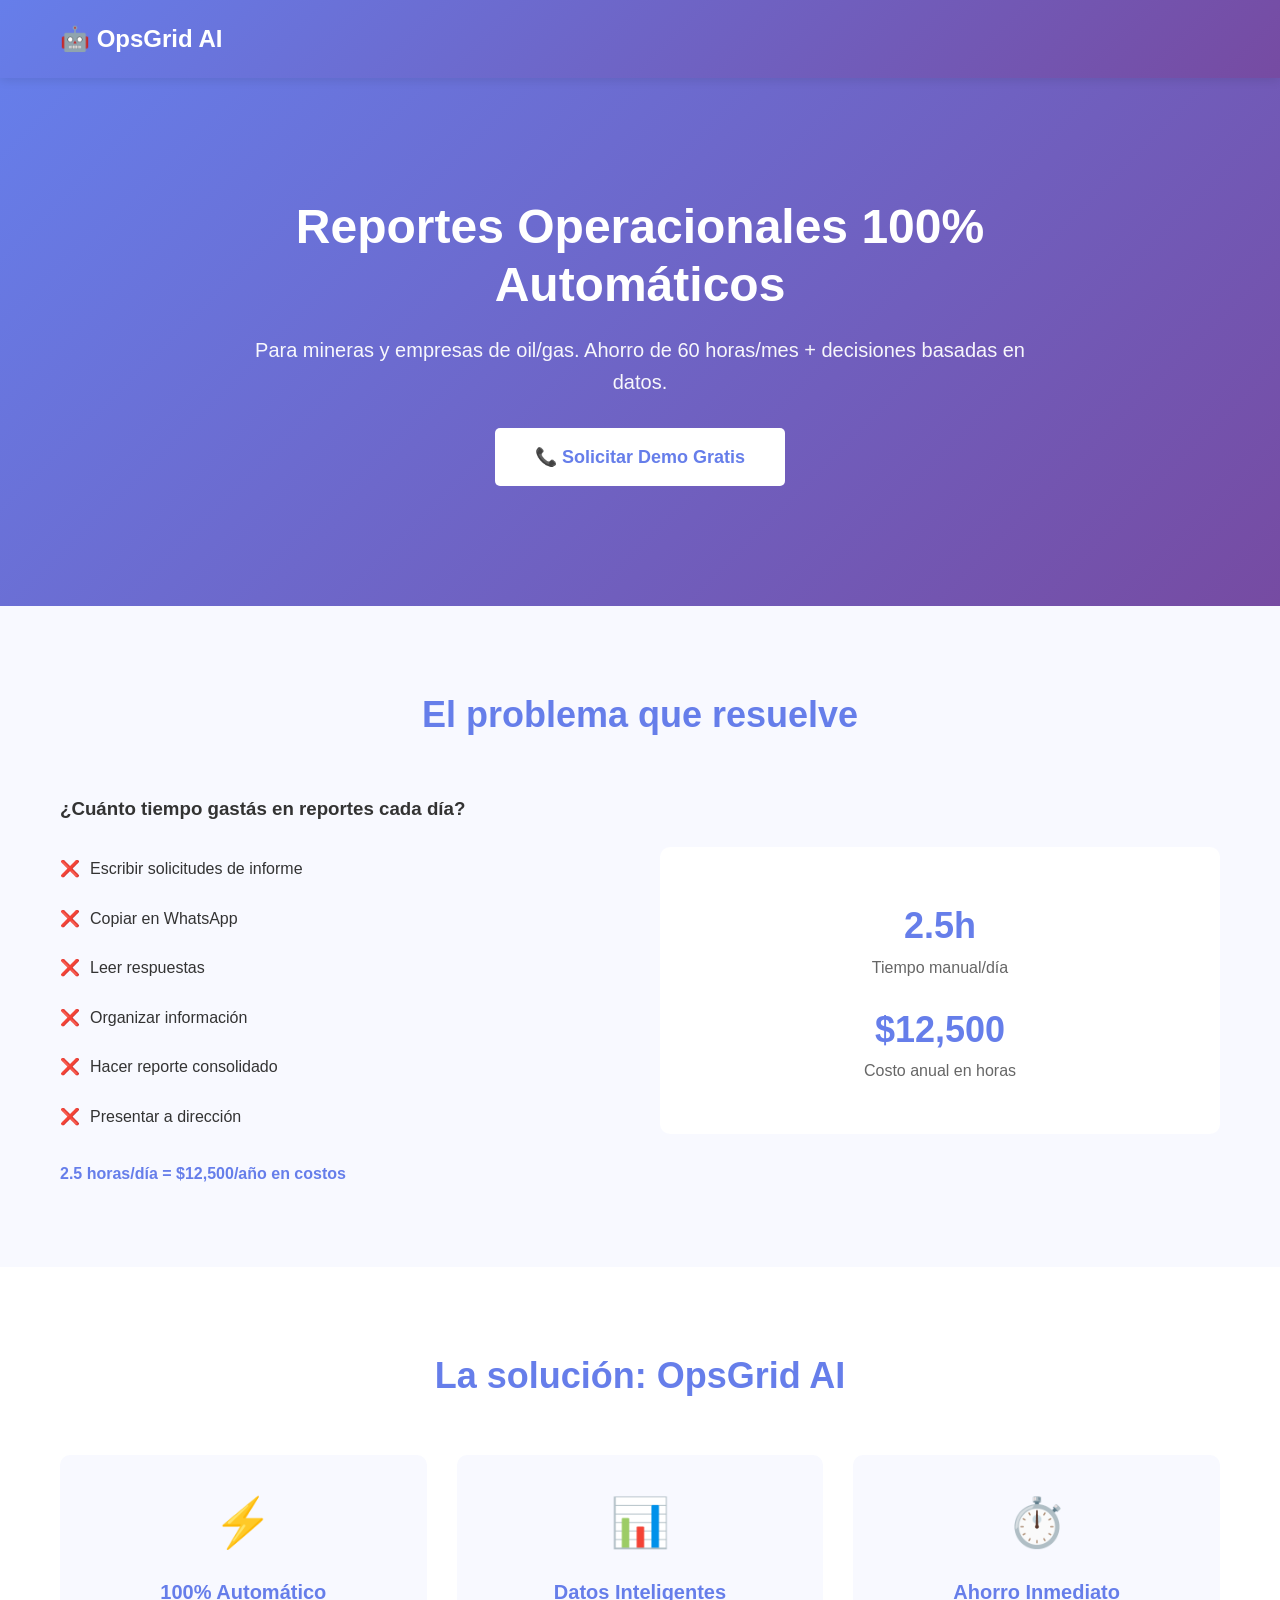
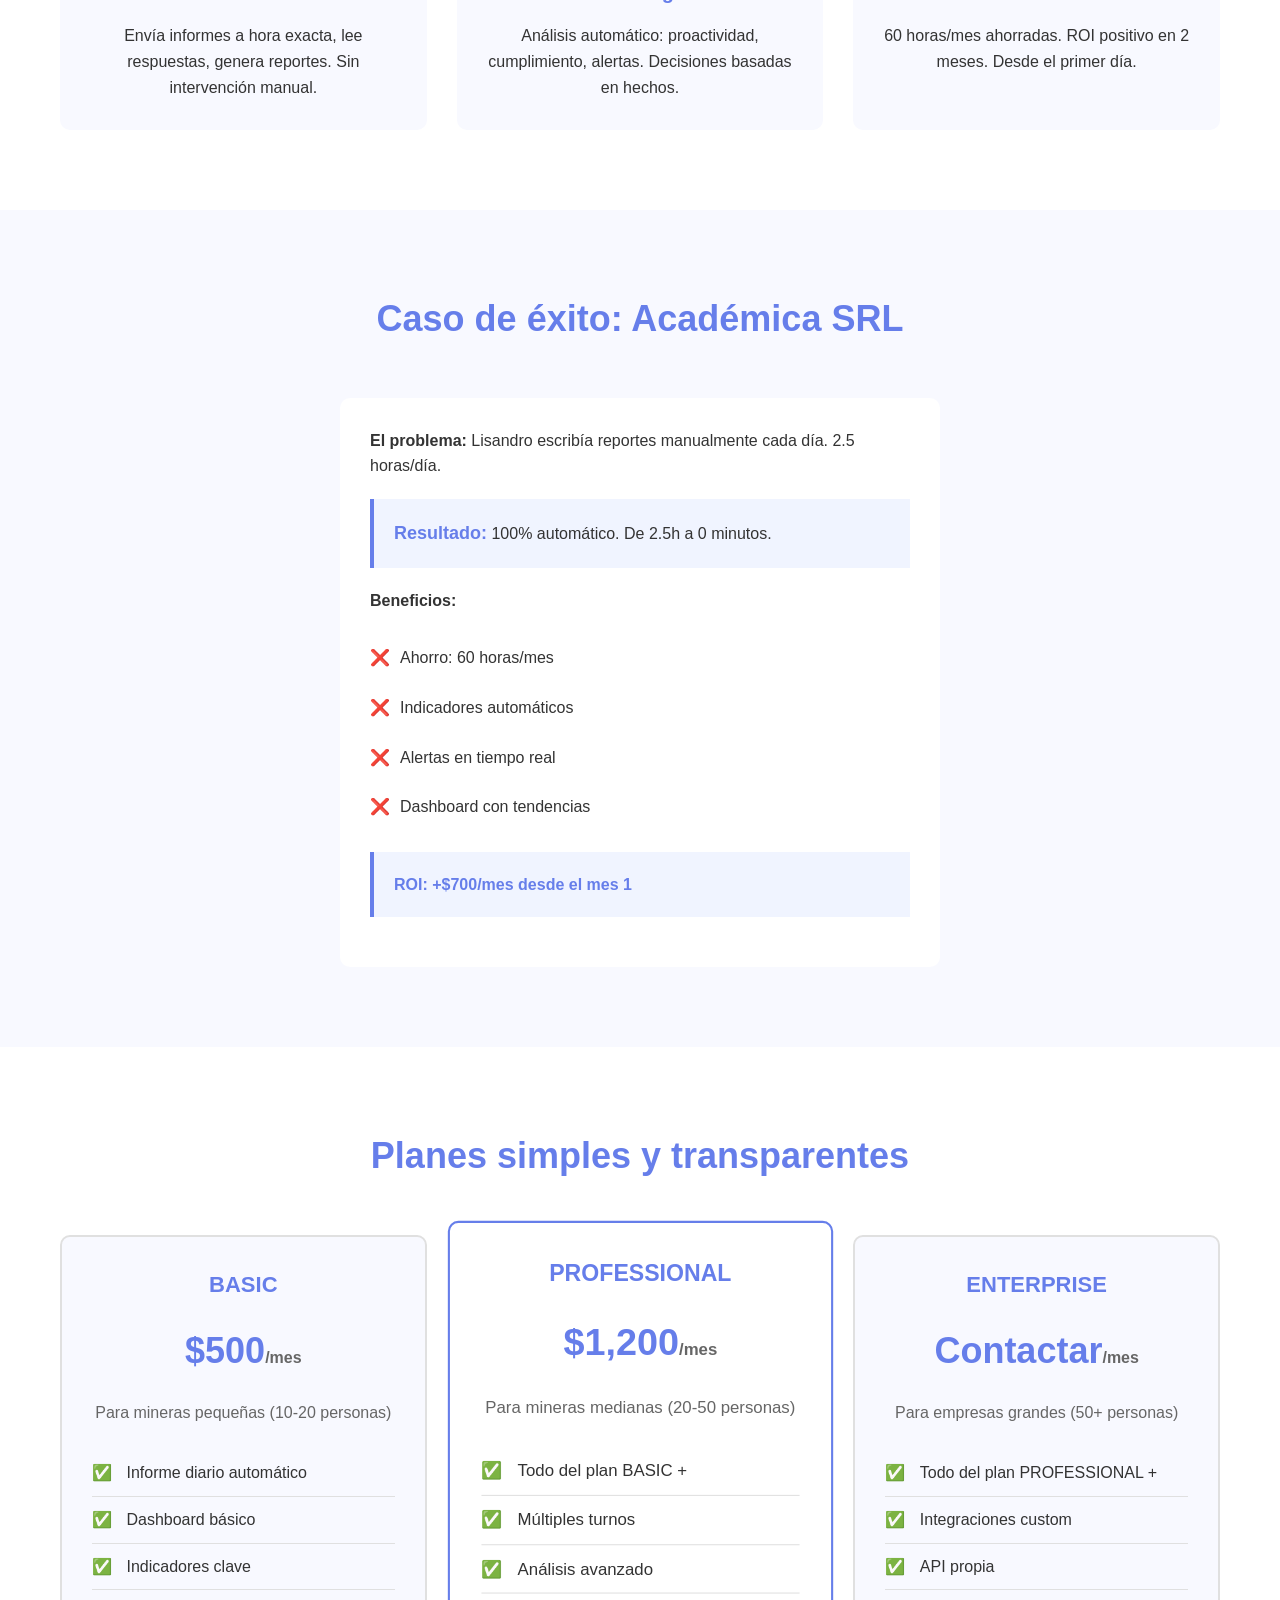
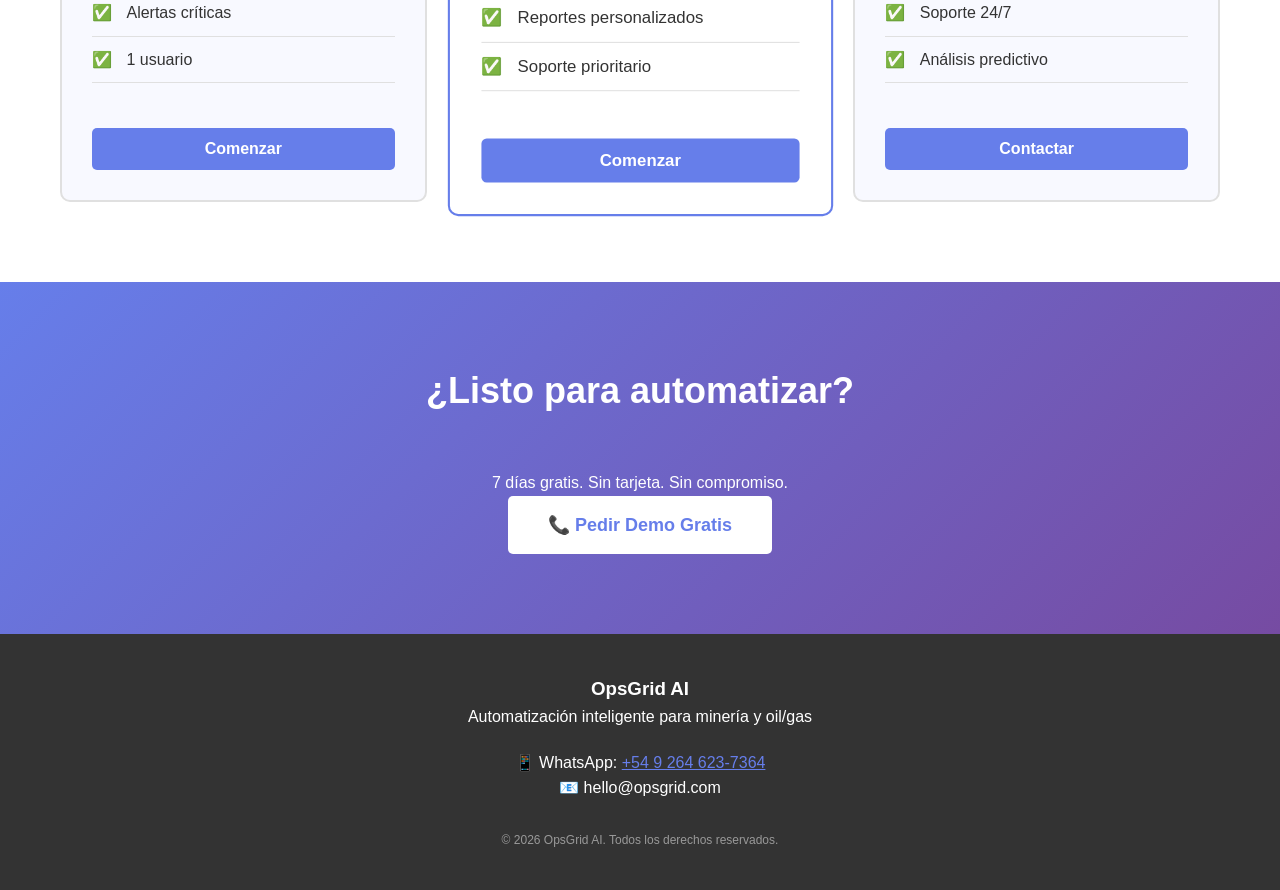
<file: index.html>
<!DOCTYPE html>
<html lang="es">
<head>
    <meta charset="UTF-8">
    <meta name="viewport" content="width=device-width, initial-scale=1.0">
    <title>OpsGrid AI - Reportes Automáticos para Minería & Oil/Gas</title>
    <style>
        * {
            margin: 0;
            padding: 0;
            box-sizing: border-box;
        }

        body {
            font-family: 'Segoe UI', Tahoma, Geneva, Verdana, sans-serif;
            line-height: 1.6;
            color: #333;
        }

        header {
            background: linear-gradient(135deg, #667eea 0%, #764ba2 100%);
            color: white;
            padding: 20px 0;
            position: sticky;
            top: 0;
            z-index: 100;
            box-shadow: 0 2px 10px rgba(0,0,0,0.1);
        }

        .header-content {
            max-width: 1200px;
            margin: 0 auto;
            padding: 0 20px;
            display: flex;
            justify-content: space-between;
            align-items: center;
        }

        .logo {
            font-size: 24px;
            font-weight: bold;
        }

        .hero {
            background: linear-gradient(135deg, #667eea 0%, #764ba2 100%);
            color: white;
            padding: 120px 20px;
            text-align: center;
        }

        .hero-content {
            max-width: 800px;
            margin: 0 auto;
        }

        .hero h1 {
            font-size: 48px;
            margin-bottom: 20px;
            line-height: 1.2;
        }

        .hero p {
            font-size: 20px;
            margin-bottom: 30px;
            opacity: 0.95;
        }

        .cta-button {
            background: white;
            color: #667eea;
            padding: 15px 40px;
            font-size: 18px;
            border: none;
            border-radius: 5px;
            cursor: pointer;
            font-weight: bold;
            display: inline-block;
            text-decoration: none;
            transition: transform 0.3s, box-shadow 0.3s;
        }

        .cta-button:hover {
            transform: translateY(-3px);
            box-shadow: 0 10px 30px rgba(0,0,0,0.3);
        }

        .container {
            max-width: 1200px;
            margin: 0 auto;
            padding: 0 20px;
        }

        section {
            padding: 80px 20px;
        }

        section h2 {
            font-size: 36px;
            text-align: center;
            margin-bottom: 50px;
            color: #667eea;
        }

        .problem {
            background: #f8f9ff;
        }

        .problem-grid {
            display: grid;
            grid-template-columns: 1fr 1fr;
            gap: 40px;
            align-items: center;
        }

        .problem-list {
            list-style: none;
            margin: 20px 0;
        }

        .problem-list li {
            padding: 12px 0;
            padding-left: 30px;
            position: relative;
        }

        .problem-list li:before {
            content: "❌";
            position: absolute;
            left: 0;
        }

        .benefits-grid {
            display: grid;
            grid-template-columns: repeat(3, 1fr);
            gap: 30px;
            margin-top: 40px;
        }

        .benefit-card {
            background: #f8f9ff;
            padding: 30px;
            border-radius: 10px;
            text-align: center;
            transition: transform 0.3s;
        }

        .benefit-card:hover {
            transform: translateY(-10px);
        }

        .benefit-icon {
            font-size: 48px;
            margin-bottom: 15px;
        }

        .benefit-card h3 {
            font-size: 20px;
            margin-bottom: 15px;
            color: #667eea;
        }

        .pricing-grid {
            display: grid;
            grid-template-columns: repeat(3, 1fr);
            gap: 30px;
            margin-top: 40px;
        }

        .pricing-card {
            background: #f8f9ff;
            padding: 30px;
            border-radius: 10px;
            text-align: center;
            border: 2px solid #e0e0e0;
        }

        .pricing-card.featured {
            border-color: #667eea;
            transform: scale(1.05);
            background: white;
        }

        .pricing-card h3 {
            font-size: 22px;
            margin-bottom: 15px;
            color: #667eea;
        }

        .price {
            font-size: 36px;
            font-weight: bold;
            color: #667eea;
            margin: 20px 0;
        }

        .features-list {
            list-style: none;
            text-align: left;
            margin: 25px 0;
        }

        .features-list li {
            padding: 10px 0;
            border-bottom: 1px solid #e0e0e0;
        }

        .features-list li:before {
            content: "✅ ";
            color: #667eea;
            margin-right: 10px;
        }

        .btn-primary {
            background: #667eea;
            color: white;
            padding: 12px 30px;
            border: none;
            border-radius: 5px;
            cursor: pointer;
            font-weight: bold;
            margin-top: 20px;
            width: 100%;
            font-size: 16px;
        }

        .cta-section {
            background: linear-gradient(135deg, #667eea 0%, #764ba2 100%);
            color: white;
            text-align: center;
        }

        .cta-section h2 {
            color: white;
        }

        footer {
            background: #333;
            color: white;
            text-align: center;
            padding: 40px 20px;
        }

        @media (max-width: 768px) {
            .problem-grid, .benefits-grid, .pricing-grid {
                grid-template-columns: 1fr;
            }
            .hero h1 {
                font-size: 32px;
            }
        }
    </style>
</head>
<body>
    <header>
        <div class="header-content">
            <div class="logo">🤖 OpsGrid AI</div>
        </div>
    </header>

    <div class="hero">
        <div class="hero-content">
            <h1>Reportes Operacionales 100% Automáticos</h1>
            <p>Para mineras y empresas de oil/gas. Ahorro de 60 horas/mes + decisiones basadas en datos.</p>
            <a href="https://wa.me/542646237364?text=Hola%20Lisandro%2C%20quiero%20conocer%20OpsGrid%20AI" class="cta-button">
                📞 Solicitar Demo Gratis
            </a>
        </div>
    </div>

    <section class="problem">
        <div class="container">
            <h2>El problema que resuelve</h2>
            <div class="problem-grid">
                <div>
                    <h3>¿Cuánto tiempo gastás en reportes cada día?</h3>
                    <ul class="problem-list">
                        <li>Escribir solicitudes de informe</li>
                        <li>Copiar en WhatsApp</li>
                        <li>Leer respuestas</li>
                        <li>Organizar información</li>
                        <li>Hacer reporte consolidado</li>
                        <li>Presentar a dirección</li>
                    </ul>
                    <p style="margin-top: 20px; font-weight: bold; color: #667eea;">
                        2.5 horas/día = $12,500/año en costos
                    </p>
                </div>
                <div style="background: white; padding: 30px; border-radius: 10px; text-align: center;">
                    <div style="margin: 20px 0;">
                        <div style="font-size: 36px; font-weight: bold; color: #667eea;">2.5h</div>
                        <div style="color: #666;">Tiempo manual/día</div>
                    </div>
                    <div style="margin: 20px 0;">
                        <div style="font-size: 36px; font-weight: bold; color: #667eea;">$12,500</div>
                        <div style="color: #666;">Costo anual en horas</div>
                    </div>
                </div>
            </div>
        </div>
    </section>

    <section style="background: white;">
        <div class="container">
            <h2>La solución: OpsGrid AI</h2>
            <div class="benefits-grid">
                <div class="benefit-card">
                    <div class="benefit-icon">⚡</div>
                    <h3>100% Automático</h3>
                    <p>Envía informes a hora exacta, lee respuestas, genera reportes. Sin intervención manual.</p>
                </div>
                <div class="benefit-card">
                    <div class="benefit-icon">📊</div>
                    <h3>Datos Inteligentes</h3>
                    <p>Análisis automático: proactividad, cumplimiento, alertas. Decisiones basadas en hechos.</p>
                </div>
                <div class="benefit-card">
                    <div class="benefit-icon">⏱️</div>
                    <h3>Ahorro Inmediato</h3>
                    <p>60 horas/mes ahorradas. ROI positivo en 2 meses. Desde el primer día.</p>
                </div>
            </div>
        </div>
    </section>

    <section class="problem">
        <div class="container">
            <h2>Caso de éxito: Académica SRL</h2>
            <div style="background: white; padding: 30px; border-radius: 10px; max-width: 600px; margin: 0 auto;">
                <p><strong>El problema:</strong> Lisandro escribía reportes manualmente cada día. 2.5 horas/día.</p>
                <div style="background: #f0f4ff; padding: 20px; margin: 20px 0; border-left: 4px solid #667eea;">
                    <strong style="color: #667eea; font-size: 18px;">Resultado:</strong> 100% automático. De 2.5h a 0 minutos.
                </div>
                <p><strong>Beneficios:</strong></p>
                <ul class="problem-list">
                    <li>Ahorro: 60 horas/mes</li>
                    <li>Indicadores automáticos</li>
                    <li>Alertas en tiempo real</li>
                    <li>Dashboard con tendencias</li>
                </ul>
                <div style="background: #f0f4ff; padding: 20px; margin: 20px 0; border-left: 4px solid #667eea;">
                    <strong style="color: #667eea;">ROI: +$700/mes desde el mes 1</strong>
                </div>
            </div>
        </div>
    </section>

    <section style="background: white;">
        <div class="container">
            <h2>Planes simples y transparentes</h2>
            <div class="pricing-grid">
                <div class="pricing-card">
                    <h3>BASIC</h3>
                    <div class="price">$500<span style="font-size: 16px; color: #666;">/mes</span></div>
                    <p style="color: #666; margin-bottom: 20px;">Para mineras pequeñas (10-20 personas)</p>
                    <ul class="features-list">
                        <li>Informe diario automático</li>
                        <li>Dashboard básico</li>
                        <li>Indicadores clave</li>
                        <li>Alertas críticas</li>
                        <li>1 usuario</li>
                    </ul>
                    <button class="btn-primary">Comenzar</button>
                </div>

                <div class="pricing-card featured">
                    <h3>PROFESSIONAL</h3>
                    <div class="price">$1,200<span style="font-size: 16px; color: #666;">/mes</span></div>
                    <p style="color: #666; margin-bottom: 20px;">Para mineras medianas (20-50 personas)</p>
                    <ul class="features-list">
                        <li>Todo del plan BASIC +</li>
                        <li>Múltiples turnos</li>
                        <li>Análisis avanzado</li>
                        <li>Reportes personalizados</li>
                        <li>Soporte prioritario</li>
                    </ul>
                    <button class="btn-primary">Comenzar</button>
                </div>

                <div class="pricing-card">
                    <h3>ENTERPRISE</h3>
                    <div class="price">Contactar<span style="font-size: 16px; color: #666;">/mes</span></div>
                    <p style="color: #666; margin-bottom: 20px;">Para empresas grandes (50+ personas)</p>
                    <ul class="features-list">
                        <li>Todo del plan PROFESSIONAL +</li>
                        <li>Integraciones custom</li>
                        <li>API propia</li>
                        <li>Soporte 24/7</li>
                        <li>Análisis predictivo</li>
                    </ul>
                    <button class="btn-primary">Contactar</button>
                </div>
            </div>
        </div>
    </section>

    <section class="cta-section">
        <div class="container">
            <h2>¿Listo para automatizar?</h2>
            <p>7 días gratis. Sin tarjeta. Sin compromiso.</p>
            <a href="https://wa.me/542646237364?text=Hola%20Lisandro%2C%20quiero%20probar%20OpsGrid%20AI%20durante%207%20d%C3%ADas%20gratis" class="cta-button">
                📞 Pedir Demo Gratis
            </a>
        </div>
    </section>

    <footer>
        <h3>OpsGrid AI</h3>
        <p>Automatización inteligente para minería y oil/gas</p>
        <p style="margin-top: 20px;">
            📱 WhatsApp: <a href="https://wa.me/542646237364" style="color: #667eea;">+54 9 264 623-7364</a><br>
            📧 hello@opsgrid.com
        </p>
        <p style="margin-top: 30px; color: #999; font-size: 12px;">
            © 2026 OpsGrid AI. Todos los derechos reservados.
        </p>
    </footer>
</body>
</html>
</file>
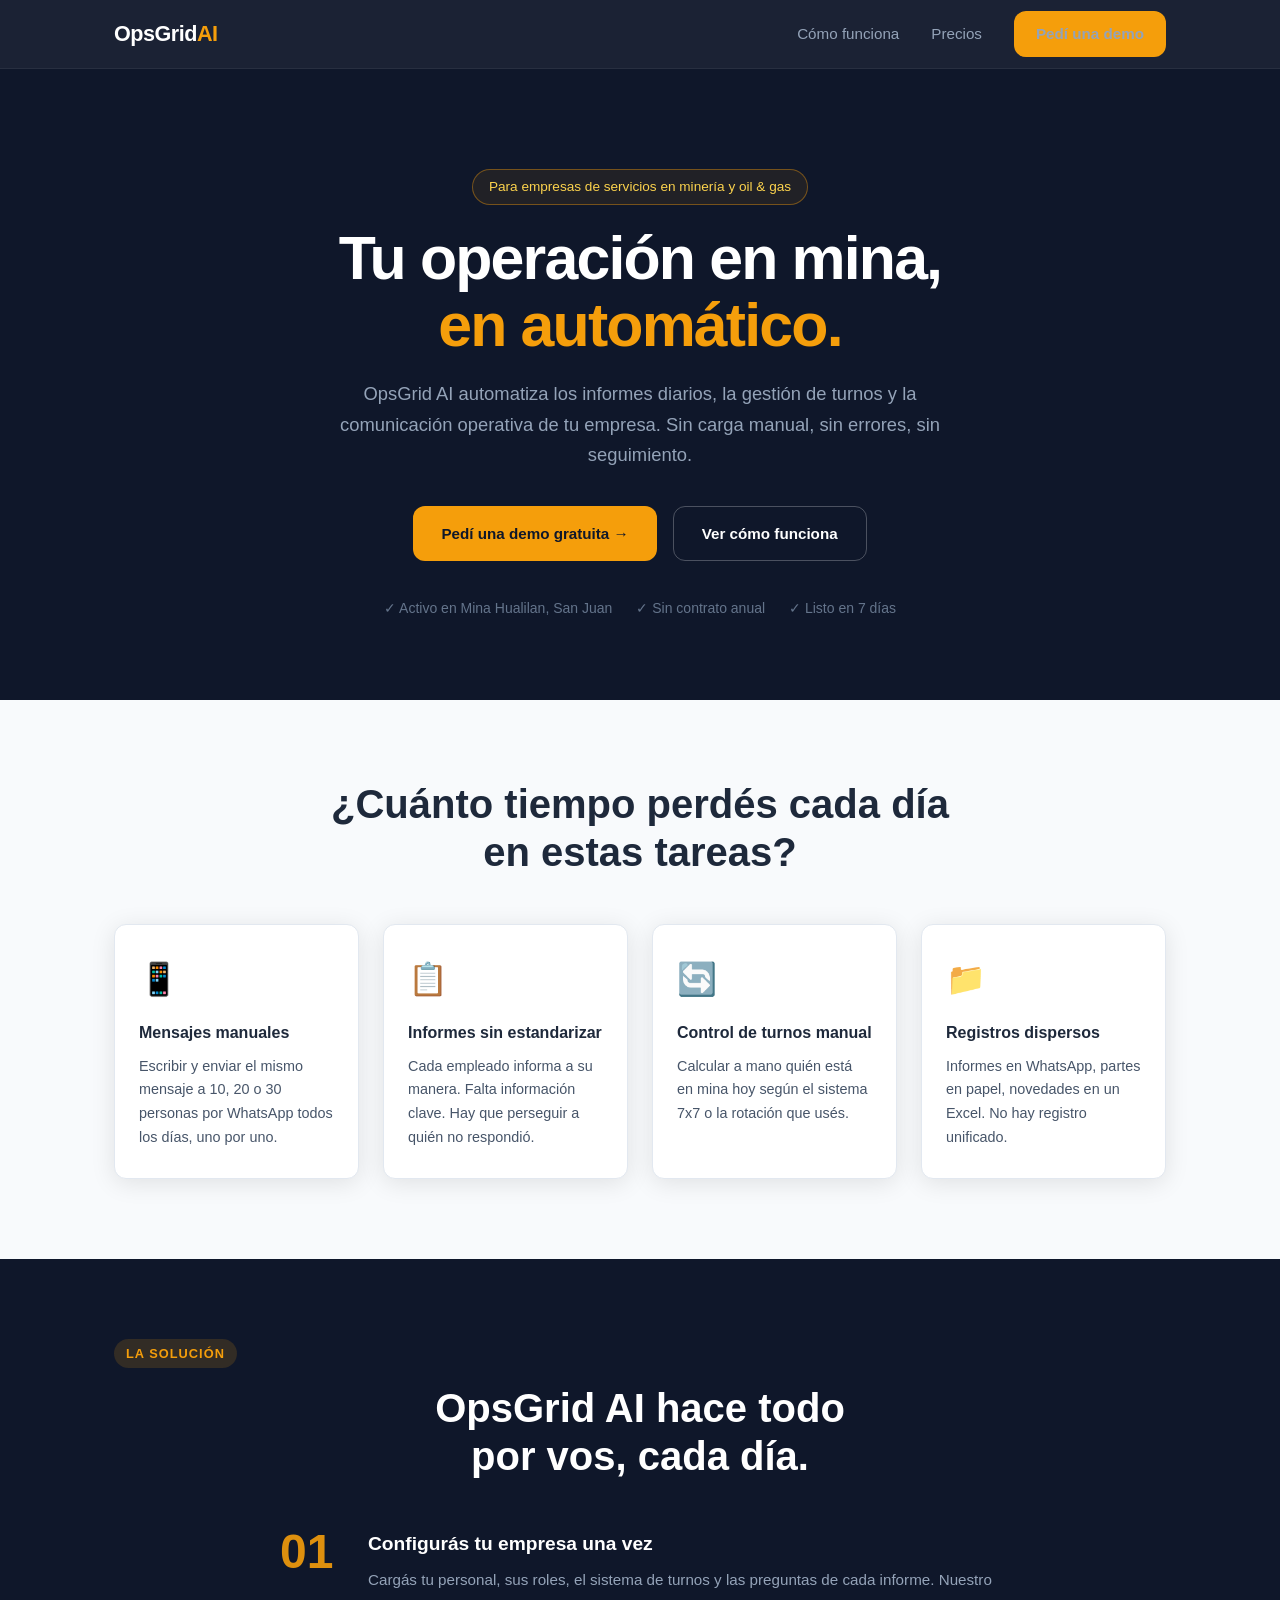
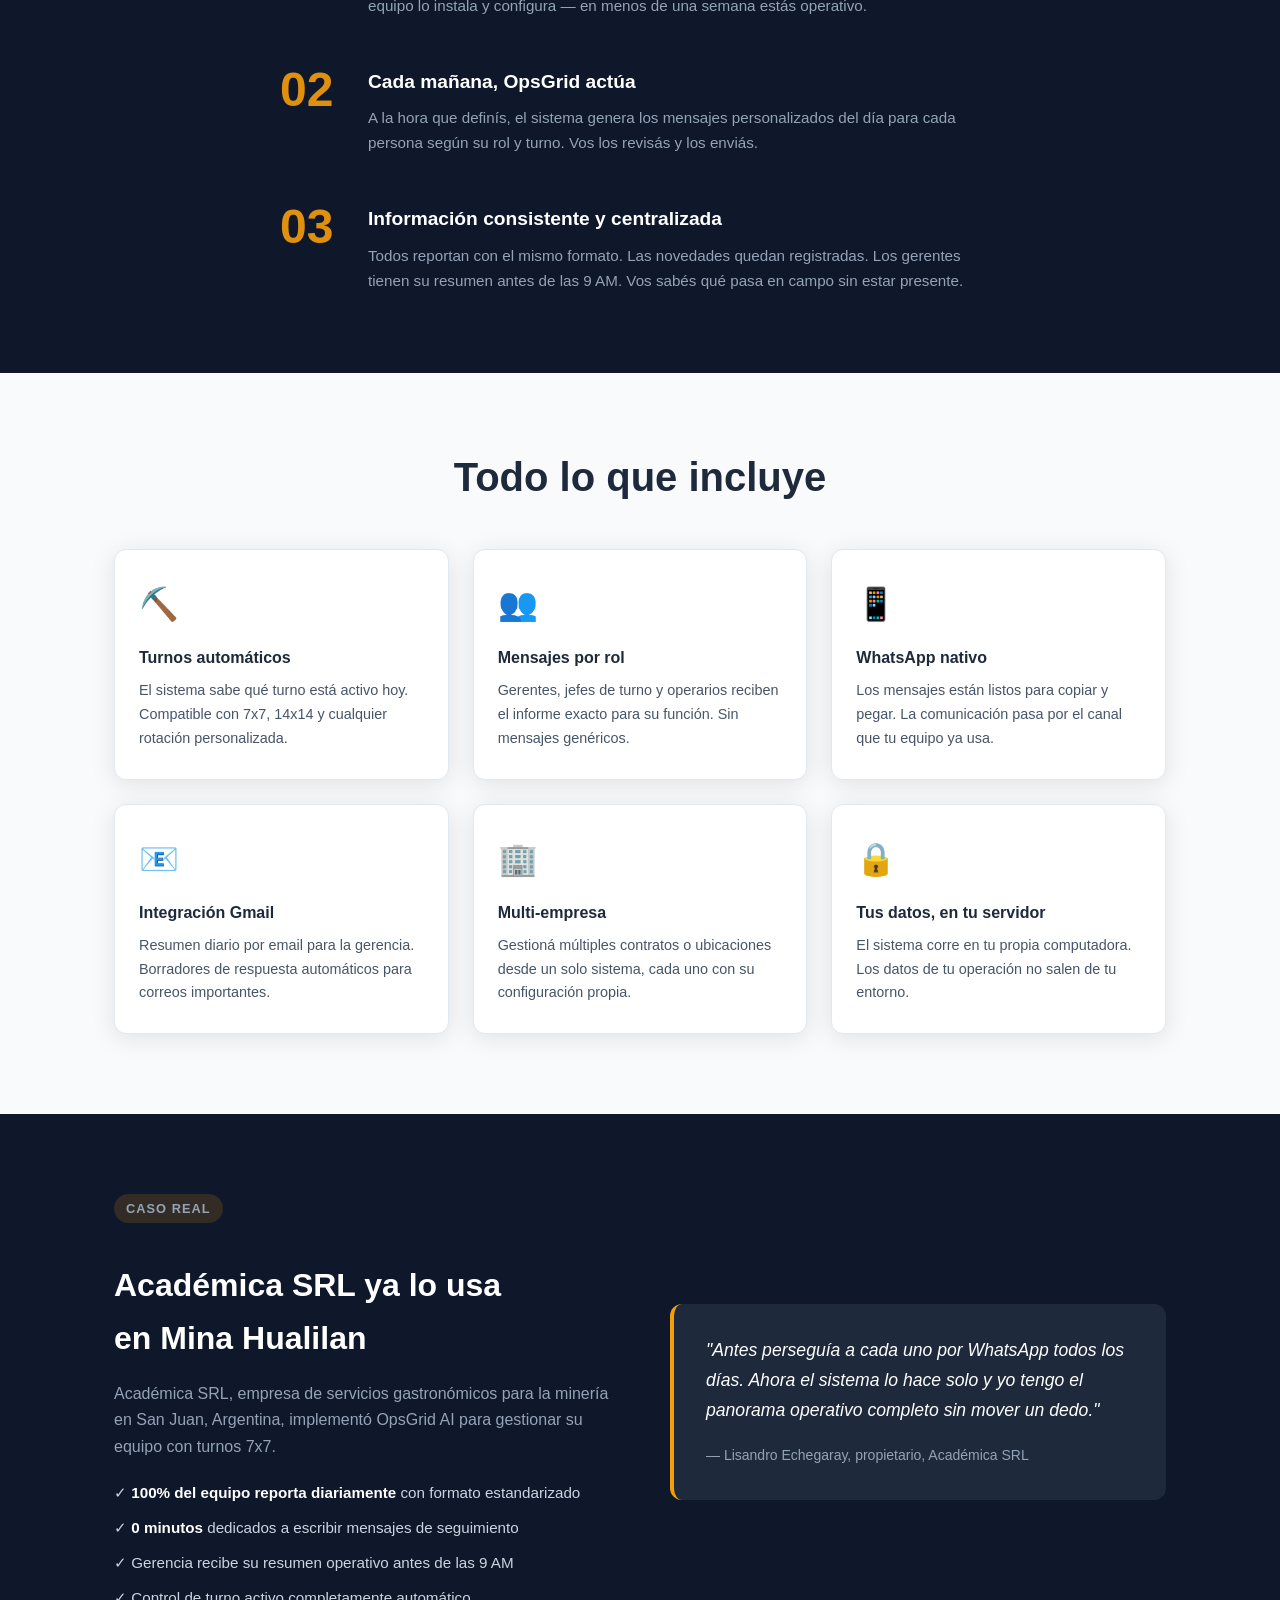
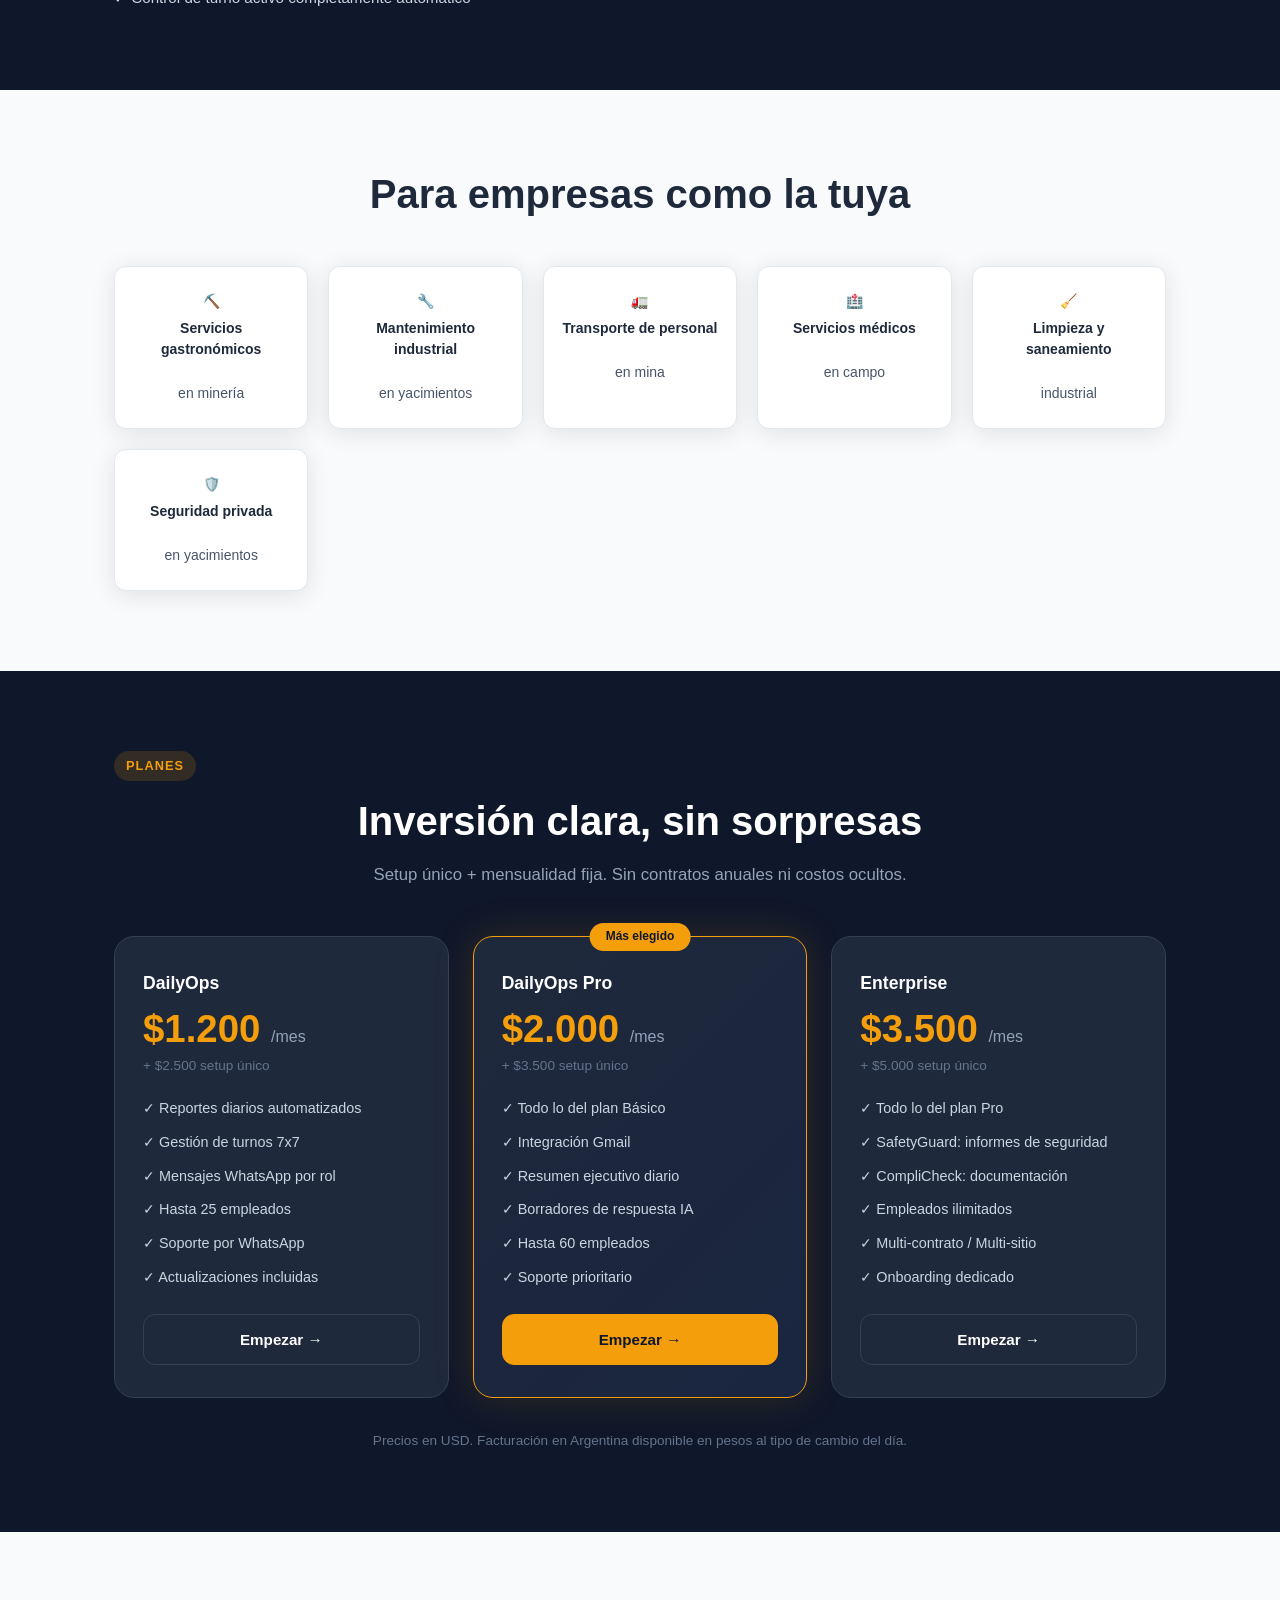
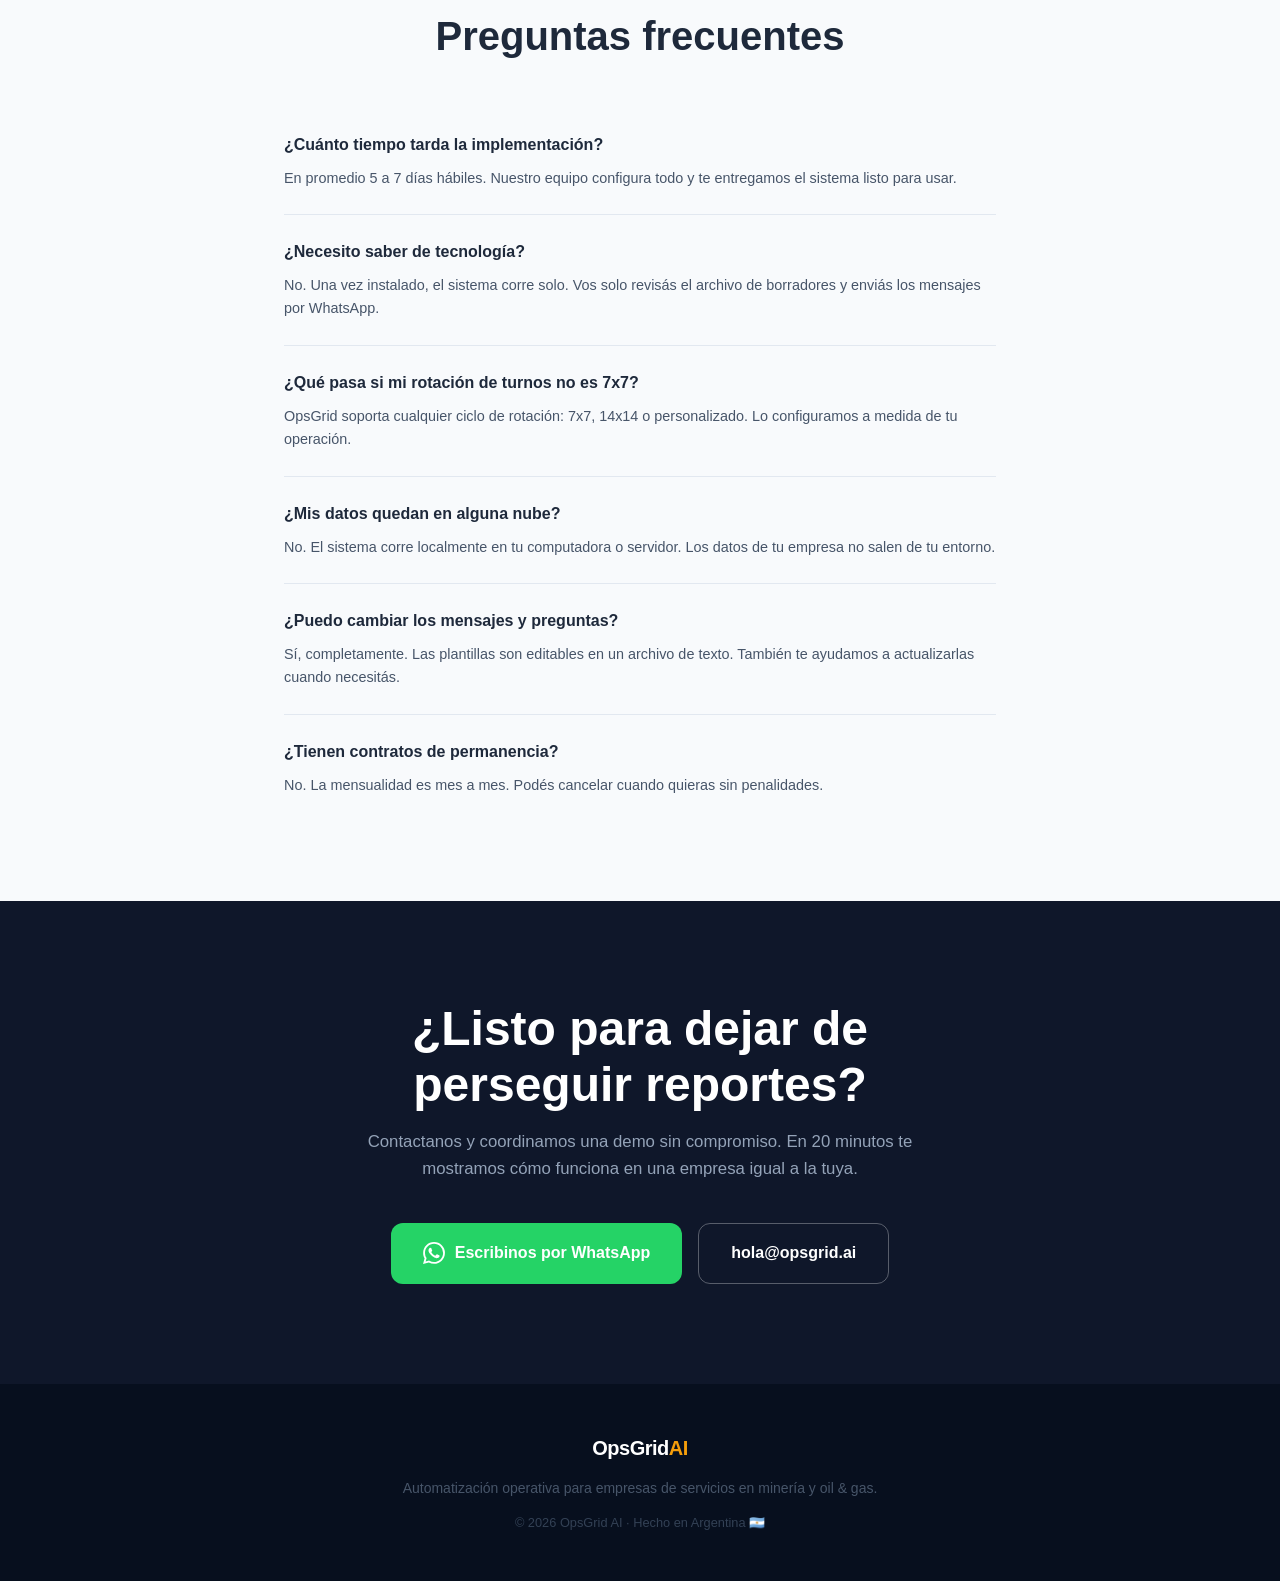
<file: landing/index.html>
<!DOCTYPE html>
<html lang="es">
<head>
  <meta charset="UTF-8" />
  <meta name="viewport" content="width=device-width, initial-scale=1.0" />
  <title>OpsGrid AI — Automatización operativa para empresas de servicios en minería y oil & gas</title>
  <meta name="description" content="Automatizá los informes diarios, la gestión de turnos y la comunicación operativa de tu empresa de servicios en mina u oil & gas. Sin carga manual, sin errores.">
  <meta property="og:title" content="OpsGrid AI — Tu operación en mina, en automático." />
  <meta property="og:description" content="Informes diarios, turnos 7x7 y comunicación operativa automatizados para empresas de servicios en minería y oil & gas." />
  <meta property="og:type" content="website" />
  <link rel="stylesheet" href="style.css" />
</head>
<body>

  <!-- ======= NAV ======= -->
  <nav class="nav">
    <div class="container nav-inner">
      <a href="#" class="logo">OpsGrid<span class="accent">AI</span></a>
      <div class="nav-links">
        <a href="#como-funciona">Cómo funciona</a>
        <a href="#precios">Precios</a>
        <a href="#contacto" class="btn btn-nav">Pedí una demo</a>
      </div>
      <button class="nav-toggle" aria-label="Menu">&#9776;</button>
    </div>
  </nav>

  <!-- ======= HERO ======= -->
  <section class="hero">
    <div class="container hero-inner">
      <span class="badge">Para empresas de servicios en minería y oil &amp; gas</span>
      <h1>Tu operación en mina,<br><span class="accent">en automático.</span></h1>
      <p class="hero-sub">
        OpsGrid AI automatiza los informes diarios, la gestión de turnos y la comunicación
        operativa de tu empresa. Sin carga manual, sin errores, sin seguimiento.
      </p>
      <div class="hero-ctas">
        <a href="#contacto" class="btn btn-primary">Pedí una demo gratuita →</a>
        <a href="#como-funciona" class="btn btn-ghost">Ver cómo funciona</a>
      </div>
      <div class="hero-proof">
        <span>✓ Activo en Mina Hualilan, San Juan</span>
        <span>✓ Sin contrato anual</span>
        <span>✓ Listo en 7 días</span>
      </div>
    </div>
  </section>

  <!-- ======= PROBLEMA ======= -->
  <section class="problema section-light">
    <div class="container">
      <h2 class="section-title">¿Cuánto tiempo perdés cada día<br>en estas tareas?</h2>
      <div class="grid-4">
        <div class="card">
          <div class="card-icon">📱</div>
          <h3>Mensajes manuales</h3>
          <p>Escribir y enviar el mismo mensaje a 10, 20 o 30 personas por WhatsApp todos los días, uno por uno.</p>
        </div>
        <div class="card">
          <div class="card-icon">📋</div>
          <h3>Informes sin estandarizar</h3>
          <p>Cada empleado informa a su manera. Falta información clave. Hay que perseguir a quién no respondió.</p>
        </div>
        <div class="card">
          <div class="card-icon">🔄</div>
          <h3>Control de turnos manual</h3>
          <p>Calcular a mano quién está en mina hoy según el sistema 7x7 o la rotación que usés.</p>
        </div>
        <div class="card">
          <div class="card-icon">📁</div>
          <h3>Registros dispersos</h3>
          <p>Informes en WhatsApp, partes en papel, novedades en un Excel. No hay registro unificado.</p>
        </div>
      </div>
    </div>
  </section>

  <!-- ======= SOLUCIÓN ======= -->
  <section id="como-funciona" class="solucion section-dark">
    <div class="container">
      <p class="section-tag">La solución</p>
      <h2 class="section-title">OpsGrid AI hace todo<br>por vos, cada día.</h2>
      <div class="pasos">
        <div class="paso">
          <div class="paso-num">01</div>
          <div class="paso-texto">
            <h3>Configurás tu empresa una vez</h3>
            <p>Cargás tu personal, sus roles, el sistema de turnos y las preguntas de cada informe. Nuestro equipo lo instala y configura — en menos de una semana estás operativo.</p>
          </div>
        </div>
        <div class="paso">
          <div class="paso-num">02</div>
          <div class="paso-texto">
            <h3>Cada mañana, OpsGrid actúa</h3>
            <p>A la hora que definís, el sistema genera los mensajes personalizados del día para cada persona según su rol y turno. Vos los revisás y los enviás.</p>
          </div>
        </div>
        <div class="paso">
          <div class="paso-num">03</div>
          <div class="paso-texto">
            <h3>Información consistente y centralizada</h3>
            <p>Todos reportan con el mismo formato. Las novedades quedan registradas. Los gerentes tienen su resumen antes de las 9 AM. Vos sabés qué pasa en campo sin estar presente.</p>
          </div>
        </div>
      </div>
    </div>
  </section>

  <!-- ======= FEATURES ======= -->
  <section class="features section-light">
    <div class="container">
      <h2 class="section-title">Todo lo que incluye</h2>
      <div class="grid-3">
        <div class="feature-card">
          <div class="feature-icon">⛏️</div>
          <h3>Turnos automáticos</h3>
          <p>El sistema sabe qué turno está activo hoy. Compatible con 7x7, 14x14 y cualquier rotación personalizada.</p>
        </div>
        <div class="feature-card">
          <div class="feature-icon">👥</div>
          <h3>Mensajes por rol</h3>
          <p>Gerentes, jefes de turno y operarios reciben el informe exacto para su función. Sin mensajes genéricos.</p>
        </div>
        <div class="feature-card">
          <div class="feature-icon">📱</div>
          <h3>WhatsApp nativo</h3>
          <p>Los mensajes están listos para copiar y pegar. La comunicación pasa por el canal que tu equipo ya usa.</p>
        </div>
        <div class="feature-card">
          <div class="feature-icon">📧</div>
          <h3>Integración Gmail</h3>
          <p>Resumen diario por email para la gerencia. Borradores de respuesta automáticos para correos importantes.</p>
        </div>
        <div class="feature-card">
          <div class="feature-icon">🏢</div>
          <h3>Multi-empresa</h3>
          <p>Gestioná múltiples contratos o ubicaciones desde un solo sistema, cada uno con su configuración propia.</p>
        </div>
        <div class="feature-card">
          <div class="feature-icon">🔒</div>
          <h3>Tus datos, en tu servidor</h3>
          <p>El sistema corre en tu propia computadora. Los datos de tu operación no salen de tu entorno.</p>
        </div>
      </div>
    </div>
  </section>

  <!-- ======= CASO DE USO ======= -->
  <section class="caso section-dark">
    <div class="container caso-inner">
      <div class="caso-texto">
        <p class="section-tag">Caso real</p>
        <h2>Académica SRL ya lo usa<br>en Mina Hualilan</h2>
        <p>Académica SRL, empresa de servicios gastronómicos para la minería en San Juan, Argentina, implementó OpsGrid AI para gestionar su equipo con turnos 7x7.</p>
        <ul class="caso-lista">
          <li>✓ <strong>100% del equipo reporta diariamente</strong> con formato estandarizado</li>
          <li>✓ <strong>0 minutos</strong> dedicados a escribir mensajes de seguimiento</li>
          <li>✓ Gerencia recibe su resumen operativo antes de las 9 AM</li>
          <li>✓ Control de turno activo completamente automático</li>
        </ul>
      </div>
      <div class="caso-quote">
        <blockquote>
          "Antes perseguía a cada uno por WhatsApp todos los días. Ahora el sistema lo hace solo y yo tengo el panorama operativo completo sin mover un dedo."
        </blockquote>
        <cite>— Lisandro Echegaray, propietario, Académica SRL</cite>
      </div>
    </div>
  </section>

  <!-- ======= PARA QUIÉN ======= -->
  <section class="para-quien section-light">
    <div class="container">
      <h2 class="section-title">Para empresas como la tuya</h2>
      <div class="industrias-grid">
        <div class="industria">⛏️<br><strong>Servicios gastronómicos</strong><br>en minería</div>
        <div class="industria">🔧<br><strong>Mantenimiento industrial</strong><br>en yacimientos</div>
        <div class="industria">🚛<br><strong>Transporte de personal</strong><br>en mina</div>
        <div class="industria">🏥<br><strong>Servicios médicos</strong><br>en campo</div>
        <div class="industria">🧹<br><strong>Limpieza y saneamiento</strong><br>industrial</div>
        <div class="industria">🛡️<br><strong>Seguridad privada</strong><br>en yacimientos</div>
      </div>
    </div>
  </section>

  <!-- ======= PRECIOS ======= -->
  <section id="precios" class="precios section-dark">
    <div class="container">
      <p class="section-tag">Planes</p>
      <h2 class="section-title">Inversión clara, sin sorpresas</h2>
      <p class="section-sub">Setup único + mensualidad fija. Sin contratos anuales ni costos ocultos.</p>
      <div class="precios-grid">

        <div class="precio-card">
          <div class="plan-nombre">DailyOps</div>
          <div class="plan-precio">$1.200 <span>/mes</span></div>
          <div class="plan-setup">+ $2.500 setup único</div>
          <ul class="plan-features">
            <li>✓ Reportes diarios automatizados</li>
            <li>✓ Gestión de turnos 7x7</li>
            <li>✓ Mensajes WhatsApp por rol</li>
            <li>✓ Hasta 25 empleados</li>
            <li>✓ Soporte por WhatsApp</li>
            <li>✓ Actualizaciones incluidas</li>
          </ul>
          <a href="#contacto" class="btn btn-plan">Empezar →</a>
        </div>

        <div class="precio-card destacado">
          <div class="plan-badge">Más elegido</div>
          <div class="plan-nombre">DailyOps Pro</div>
          <div class="plan-precio">$2.000 <span>/mes</span></div>
          <div class="plan-setup">+ $3.500 setup único</div>
          <ul class="plan-features">
            <li>✓ Todo lo del plan Básico</li>
            <li>✓ Integración Gmail</li>
            <li>✓ Resumen ejecutivo diario</li>
            <li>✓ Borradores de respuesta IA</li>
            <li>✓ Hasta 60 empleados</li>
            <li>✓ Soporte prioritario</li>
          </ul>
          <a href="#contacto" class="btn btn-primary btn-plan">Empezar →</a>
        </div>

        <div class="precio-card">
          <div class="plan-nombre">Enterprise</div>
          <div class="plan-precio">$3.500 <span>/mes</span></div>
          <div class="plan-setup">+ $5.000 setup único</div>
          <ul class="plan-features">
            <li>✓ Todo lo del plan Pro</li>
            <li>✓ SafetyGuard: informes de seguridad</li>
            <li>✓ CompliCheck: documentación</li>
            <li>✓ Empleados ilimitados</li>
            <li>✓ Multi-contrato / Multi-sitio</li>
            <li>✓ Onboarding dedicado</li>
          </ul>
          <a href="#contacto" class="btn btn-plan">Empezar →</a>
        </div>

      </div>
      <p class="precios-nota">Precios en USD. Facturación en Argentina disponible en pesos al tipo de cambio del día.</p>
    </div>
  </section>

  <!-- ======= FAQ ======= -->
  <section class="faq section-light">
    <div class="container faq-inner">
      <h2 class="section-title">Preguntas frecuentes</h2>
      <div class="faq-list">
        <div class="faq-item">
          <h3>¿Cuánto tiempo tarda la implementación?</h3>
          <p>En promedio 5 a 7 días hábiles. Nuestro equipo configura todo y te entregamos el sistema listo para usar.</p>
        </div>
        <div class="faq-item">
          <h3>¿Necesito saber de tecnología?</h3>
          <p>No. Una vez instalado, el sistema corre solo. Vos solo revisás el archivo de borradores y enviás los mensajes por WhatsApp.</p>
        </div>
        <div class="faq-item">
          <h3>¿Qué pasa si mi rotación de turnos no es 7x7?</h3>
          <p>OpsGrid soporta cualquier ciclo de rotación: 7x7, 14x14 o personalizado. Lo configuramos a medida de tu operación.</p>
        </div>
        <div class="faq-item">
          <h3>¿Mis datos quedan en alguna nube?</h3>
          <p>No. El sistema corre localmente en tu computadora o servidor. Los datos de tu empresa no salen de tu entorno.</p>
        </div>
        <div class="faq-item">
          <h3>¿Puedo cambiar los mensajes y preguntas?</h3>
          <p>Sí, completamente. Las plantillas son editables en un archivo de texto. También te ayudamos a actualizarlas cuando necesitás.</p>
        </div>
        <div class="faq-item">
          <h3>¿Tienen contratos de permanencia?</h3>
          <p>No. La mensualidad es mes a mes. Podés cancelar cuando quieras sin penalidades.</p>
        </div>
      </div>
    </div>
  </section>

  <!-- ======= CTA FINAL ======= -->
  <section id="contacto" class="cta-final section-dark">
    <div class="container cta-inner">
      <h2>¿Listo para dejar de<br>perseguir reportes?</h2>
      <p>Contactanos y coordinamos una demo sin compromiso. En 20 minutos te mostramos cómo funciona en una empresa igual a la tuya.</p>
      <div class="cta-buttons">
        <a href="https://wa.me/5492646237364?text=Hola%2C%20quiero%20conocer%20OpsGrid%20AI"
           class="btn btn-whatsapp" target="_blank" rel="noopener">
          <svg width="22" height="22" viewBox="0 0 24 24" fill="currentColor" aria-hidden="true">
            <path d="M17.472 14.382c-.297-.149-1.758-.867-2.03-.967-.273-.099-.471-.148-.67.15-.197.297-.767.966-.94 1.164-.173.199-.347.223-.644.075-.297-.15-1.255-.463-2.39-1.475-.883-.788-1.48-1.761-1.653-2.059-.173-.297-.018-.458.13-.606.134-.133.298-.347.446-.52.149-.174.198-.298.298-.497.099-.198.05-.371-.025-.52-.075-.149-.669-1.612-.916-2.207-.242-.579-.487-.5-.669-.51-.173-.008-.371-.01-.57-.01-.198 0-.52.074-.792.372-.272.297-1.04 1.016-1.04 2.479 0 1.462 1.065 2.875 1.213 3.074.149.198 2.096 3.2 5.077 4.487.709.306 1.262.489 1.694.625.712.227 1.36.195 1.871.118.571-.085 1.758-.719 2.006-1.413.248-.694.248-1.289.173-1.413-.074-.124-.272-.198-.57-.347m-5.421 7.403h-.004a9.87 9.87 0 01-5.031-1.378l-.361-.214-3.741.982.998-3.648-.235-.374a9.86 9.86 0 01-1.51-5.26c.001-5.45 4.436-9.884 9.888-9.884 2.64 0 5.122 1.03 6.988 2.898a9.825 9.825 0 012.893 6.994c-.003 5.45-4.437 9.884-9.885 9.884m8.413-18.297A11.815 11.815 0 0012.05 0C5.495 0 .16 5.335.157 11.892c0 2.096.547 4.142 1.588 5.945L.057 24l6.305-1.654a11.882 11.882 0 005.683 1.448h.005c6.554 0 11.89-5.335 11.893-11.893a11.821 11.821 0 00-3.48-8.413z"/>
          </svg>
          Escribinos por WhatsApp
        </a>
        <a href="mailto:hola@opsgrid.ai" class="btn btn-email">hola@opsgrid.ai</a>
      </div>
    </div>
  </section>

  <!-- ======= FOOTER ======= -->
  <footer class="footer">
    <div class="container footer-inner">
      <a href="#" class="logo">OpsGrid<span class="accent">AI</span></a>
      <p>Automatización operativa para empresas de servicios en minería y oil &amp; gas.</p>
      <p class="footer-copy">© 2026 OpsGrid AI · Hecho en Argentina 🇦🇷</p>
    </div>
  </footer>

</body>
</html>
</file>
<file: landing/style.css>
/* =========================================================
   OpsGrid AI — Landing Page Styles
   ========================================================= */

/* --- Reset & Base ---------------------------------------- */
*, *::before, *::after { box-sizing: border-box; margin: 0; padding: 0; }

:root {
  --dark:        #0f172a;
  --dark-2:      #1e293b;
  --dark-3:      #334155;
  --amber:       #f59e0b;
  --amber-light: #fcd34d;
  --amber-dark:  #b45309;
  --white:       #ffffff;
  --gray-50:     #f8fafc;
  --gray-100:    #f1f5f9;
  --gray-200:    #e2e8f0;
  --gray-600:    #475569;
  --text:        #1e293b;
  --radius:      12px;
  --radius-lg:   20px;
  --shadow:      0 4px 24px rgba(0,0,0,.10);
  --shadow-lg:   0 8px 40px rgba(0,0,0,.18);
  --font: -apple-system, BlinkMacSystemFont, "Segoe UI", Roboto, Helvetica, Arial, sans-serif;
}

html { scroll-behavior: smooth; }

body {
  font-family: var(--font);
  color: var(--text);
  line-height: 1.65;
  background: var(--white);
  -webkit-font-smoothing: antialiased;
}

a { text-decoration: none; color: inherit; }
ul { list-style: none; }
img { max-width: 100%; display: block; }

/* --- Utilities ------------------------------------------- */
.container {
  max-width: 1100px;
  margin: 0 auto;
  padding: 0 24px;
}

.accent { color: var(--amber); }

.section-light { background: var(--gray-50); }
.section-dark  { background: var(--dark); color: var(--white); }

.section-title {
  font-size: clamp(1.75rem, 4vw, 2.5rem);
  font-weight: 700;
  line-height: 1.2;
  margin-bottom: 48px;
  text-align: center;
}
.section-sub {
  text-align: center;
  color: var(--gray-600);
  margin-top: -32px;
  margin-bottom: 48px;
  font-size: 1.05rem;
}
.section-dark .section-title { color: var(--white); }
.section-dark .section-sub   { color: #94a3b8; }

.section-tag {
  display: inline-block;
  background: rgba(245,158,11,.15);
  color: var(--amber);
  font-size: .8rem;
  font-weight: 600;
  text-transform: uppercase;
  letter-spacing: .08em;
  padding: 4px 12px;
  border-radius: 100px;
  margin-bottom: 16px;
}

.badge {
  display: inline-block;
  border: 1px solid rgba(245,158,11,.4);
  color: var(--amber-light);
  font-size: .85rem;
  padding: 6px 16px;
  border-radius: 100px;
  margin-bottom: 20px;
  background: rgba(245,158,11,.08);
}

/* --- Buttons --------------------------------------------- */
.btn {
  display: inline-flex;
  align-items: center;
  gap: 8px;
  padding: 14px 28px;
  border-radius: var(--radius);
  font-weight: 600;
  font-size: .95rem;
  cursor: pointer;
  transition: all .2s ease;
  white-space: nowrap;
}

.btn-primary {
  background: var(--amber);
  color: var(--dark);
}
.btn-primary:hover { background: var(--amber-light); transform: translateY(-1px); box-shadow: 0 4px 20px rgba(245,158,11,.4); }

.btn-ghost {
  border: 1.5px solid rgba(255,255,255,.25);
  color: var(--white);
}
.btn-ghost:hover { border-color: var(--amber); color: var(--amber); }

.btn-nav {
  background: var(--amber);
  color: var(--dark);
  padding: 10px 22px;
  font-size: .9rem;
}
.btn-nav:hover { background: var(--amber-light); }

.btn-plan {
  display: block;
  text-align: center;
  border: 1.5px solid var(--dark-3);
  color: var(--white);
  padding: 12px 24px;
  border-radius: var(--radius);
  font-weight: 600;
  transition: all .2s;
  margin-top: 24px;
}
.btn-plan:hover { border-color: var(--amber); color: var(--amber); }
.btn-plan.btn-primary { background: var(--amber); color: var(--dark); border-color: var(--amber); }
.btn-plan.btn-primary:hover { background: var(--amber-light); }

.btn-whatsapp {
  background: #25d366;
  color: var(--white);
  padding: 16px 32px;
  border-radius: var(--radius);
  font-size: 1rem;
  font-weight: 600;
  display: inline-flex;
  align-items: center;
  gap: 10px;
  transition: all .2s;
}
.btn-whatsapp:hover { background: #1db954; transform: translateY(-2px); box-shadow: 0 6px 24px rgba(37,211,102,.35); }

.btn-email {
  color: var(--white);
  border: 1.5px solid rgba(255,255,255,.3);
  padding: 16px 32px;
  border-radius: var(--radius);
  font-size: 1rem;
  font-weight: 600;
  transition: all .2s;
}
.btn-email:hover { border-color: var(--amber); color: var(--amber); }

/* --- Nav ------------------------------------------------- */
.nav {
  position: sticky;
  top: 0;
  z-index: 100;
  background: rgba(15,23,42,.95);
  backdrop-filter: blur(12px);
  border-bottom: 1px solid rgba(255,255,255,.06);
}
.nav-inner {
  display: flex;
  align-items: center;
  justify-content: space-between;
  height: 68px;
}
.logo {
  font-size: 1.35rem;
  font-weight: 800;
  color: var(--white);
  letter-spacing: -.5px;
}
.logo .accent { color: var(--amber); }
.nav-links {
  display: flex;
  align-items: center;
  gap: 32px;
}
.nav-links a { color: #94a3b8; font-size: .95rem; transition: color .2s; }
.nav-links a:hover { color: var(--white); }
.nav-toggle { display: none; background: none; border: none; color: var(--white); font-size: 1.4rem; cursor: pointer; }

/* --- Hero ------------------------------------------------ */
.hero {
  background: var(--dark);
  color: var(--white);
  padding: 100px 0 80px;
  text-align: center;
}
.hero-inner { display: flex; flex-direction: column; align-items: center; }
.hero h1 {
  font-size: clamp(2.2rem, 6vw, 3.8rem);
  font-weight: 800;
  line-height: 1.1;
  margin-bottom: 20px;
  letter-spacing: -.03em;
}
.hero-sub {
  max-width: 620px;
  font-size: 1.15rem;
  color: #94a3b8;
  margin-bottom: 36px;
}
.hero-ctas { display: flex; gap: 16px; flex-wrap: wrap; justify-content: center; margin-bottom: 36px; }
.hero-proof {
  display: flex;
  gap: 24px;
  flex-wrap: wrap;
  justify-content: center;
  color: #64748b;
  font-size: .875rem;
}
.hero-proof span::before { margin-right: 4px; }

/* --- Problema -------------------------------------------- */
.problema { padding: 80px 0; }
.grid-4 {
  display: grid;
  grid-template-columns: repeat(auto-fit, minmax(230px, 1fr));
  gap: 24px;
}
.card {
  background: var(--white);
  border: 1px solid var(--gray-200);
  border-radius: var(--radius);
  padding: 28px 24px;
  box-shadow: var(--shadow);
  transition: transform .2s;
}
.card:hover { transform: translateY(-4px); }
.card-icon { font-size: 2rem; margin-bottom: 14px; }
.card h3 { font-size: 1rem; font-weight: 700; margin-bottom: 8px; }
.card p { font-size: .9rem; color: var(--gray-600); }

/* --- Solución -------------------------------------------- */
.solucion { padding: 80px 0; }
.solucion .section-title { color: var(--white); }
.pasos { display: flex; flex-direction: column; gap: 48px; max-width: 720px; margin: 0 auto; }
.paso { display: flex; gap: 28px; align-items: flex-start; }
.paso-num {
  font-size: 3rem;
  font-weight: 800;
  color: var(--amber);
  line-height: 1;
  min-width: 60px;
  opacity: .9;
}
.paso-texto h3 { font-size: 1.2rem; font-weight: 700; margin-bottom: 8px; color: var(--white); }
.paso-texto p  { color: #94a3b8; font-size: .95rem; }

/* --- Features -------------------------------------------- */
.features { padding: 80px 0; }
.grid-3 {
  display: grid;
  grid-template-columns: repeat(auto-fit, minmax(280px, 1fr));
  gap: 24px;
}
.feature-card {
  background: var(--white);
  border: 1px solid var(--gray-200);
  border-radius: var(--radius);
  padding: 28px 24px;
  box-shadow: var(--shadow);
  transition: transform .2s, box-shadow .2s;
}
.feature-card:hover { transform: translateY(-4px); box-shadow: var(--shadow-lg); }
.feature-icon { font-size: 2rem; margin-bottom: 14px; }
.feature-card h3 { font-size: 1rem; font-weight: 700; margin-bottom: 8px; }
.feature-card p  { font-size: .9rem; color: var(--gray-600); }

/* --- Caso de uso ----------------------------------------- */
.caso { padding: 80px 0; }
.caso-inner {
  display: grid;
  grid-template-columns: 1fr 1fr;
  gap: 60px;
  align-items: center;
}
.caso-texto h2 { font-size: 2rem; font-weight: 700; margin: 16px 0 16px; color: var(--white); }
.caso-texto p  { color: #94a3b8; margin-bottom: 20px; }
.caso-lista { display: flex; flex-direction: column; gap: 10px; }
.caso-lista li { color: #cbd5e1; font-size: .95rem; }
.caso-lista strong { color: var(--white); }
.caso-quote {
  background: var(--dark-2);
  border-left: 4px solid var(--amber);
  border-radius: var(--radius);
  padding: 32px;
}
.caso-quote blockquote {
  font-size: 1.1rem;
  color: var(--white);
  font-style: italic;
  line-height: 1.7;
  margin-bottom: 16px;
}
.caso-quote cite { color: #94a3b8; font-size: .875rem; font-style: normal; }

/* --- Para quién ------------------------------------------ */
.para-quien { padding: 80px 0; }
.industrias-grid {
  display: grid;
  grid-template-columns: repeat(auto-fit, minmax(160px, 1fr));
  gap: 20px;
  text-align: center;
}
.industria {
  background: var(--white);
  border: 1px solid var(--gray-200);
  border-radius: var(--radius);
  padding: 24px 16px;
  font-size: .875rem;
  color: var(--gray-600);
  line-height: 1.5;
  box-shadow: var(--shadow);
}
.industria strong { color: var(--text); display: block; margin: 6px 0 2px; }

/* --- Precios --------------------------------------------- */
.precios { padding: 80px 0; }
.precios-grid {
  display: grid;
  grid-template-columns: repeat(auto-fit, minmax(280px, 1fr));
  gap: 24px;
  align-items: start;
}
.precio-card {
  background: var(--dark-2);
  border: 1px solid var(--dark-3);
  border-radius: var(--radius-lg);
  padding: 32px 28px;
  position: relative;
  transition: transform .2s;
}
.precio-card:hover { transform: translateY(-4px); }
.precio-card.destacado {
  border-color: var(--amber);
  background: linear-gradient(135deg, #1e293b 0%, #1a2540 100%);
  box-shadow: 0 0 40px rgba(245,158,11,.15);
}
.plan-badge {
  position: absolute;
  top: -14px;
  left: 50%;
  transform: translateX(-50%);
  background: var(--amber);
  color: var(--dark);
  font-size: .75rem;
  font-weight: 700;
  padding: 4px 16px;
  border-radius: 100px;
  white-space: nowrap;
}
.plan-nombre { font-size: 1.1rem; font-weight: 700; color: var(--white); margin-bottom: 12px; }
.plan-precio { font-size: 2.4rem; font-weight: 800; color: var(--amber); line-height: 1; }
.plan-precio span { font-size: 1rem; font-weight: 400; color: #94a3b8; }
.plan-setup { font-size: .85rem; color: #64748b; margin: 6px 0 20px; }
.plan-features { display: flex; flex-direction: column; gap: 10px; }
.plan-features li { font-size: .9rem; color: #cbd5e1; }
.precios-nota { text-align: center; margin-top: 32px; font-size: .85rem; color: #64748b; }

/* --- FAQ ------------------------------------------------- */
.faq { padding: 80px 0; }
.faq-inner { max-width: 760px; margin: 0 auto; }
.faq-list { display: flex; flex-direction: column; gap: 0; }
.faq-item {
  border-bottom: 1px solid var(--gray-200);
  padding: 24px 0;
}
.faq-item:last-child { border-bottom: none; }
.faq-item h3 { font-size: 1rem; font-weight: 600; margin-bottom: 8px; }
.faq-item p  { font-size: .9rem; color: var(--gray-600); }

/* --- CTA Final ------------------------------------------- */
.cta-final { padding: 100px 0; text-align: center; }
.cta-inner { max-width: 680px; margin: 0 auto; }
.cta-final h2 { font-size: clamp(2rem, 5vw, 3rem); font-weight: 800; color: var(--white); margin-bottom: 16px; line-height: 1.15; }
.cta-final p  { color: #94a3b8; font-size: 1.05rem; margin-bottom: 40px; }
.cta-buttons { display: flex; gap: 16px; justify-content: center; flex-wrap: wrap; }

/* --- Footer ---------------------------------------------- */
.footer { background: #070f1e; padding: 48px 0; text-align: center; }
.footer-inner { display: flex; flex-direction: column; align-items: center; gap: 12px; }
.footer .logo { font-size: 1.25rem; }
.footer p { color: #475569; font-size: .875rem; }
.footer-copy { color: #334155 !important; font-size: .8rem !important; }

/* --- Responsive ------------------------------------------ */
@media (max-width: 768px) {
  .nav-links { display: none; }
  .nav-toggle { display: block; }

  .hero { padding: 72px 0 60px; }
  .hero h1 { font-size: 2.2rem; }
  .hero-ctas { flex-direction: column; align-items: center; }
  .hero-proof { flex-direction: column; align-items: center; gap: 8px; }

  .caso-inner { grid-template-columns: 1fr; }
  .paso { flex-direction: column; gap: 12px; }
  .paso-num { font-size: 2rem; min-width: auto; }

  .precios-grid,
  .grid-3,
  .grid-4 { grid-template-columns: 1fr; }

  .cta-buttons { flex-direction: column; align-items: center; }
  .btn-whatsapp, .btn-email { width: 100%; justify-content: center; }
}
</file>
